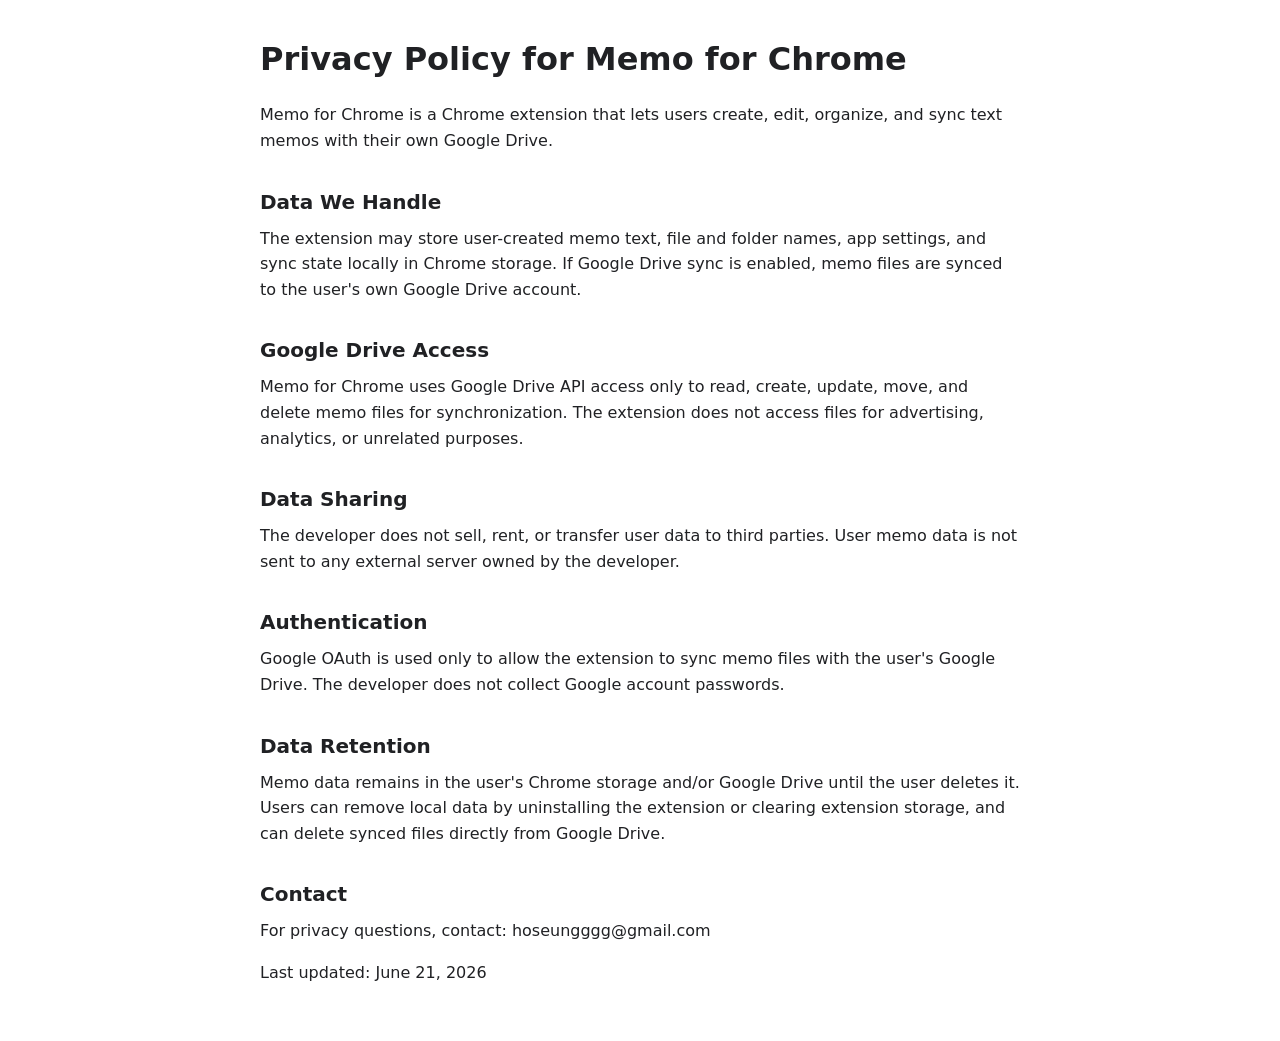
<file: index.html>
<!doctype html>
<html lang="en">
  <head>
    <meta charset="utf-8">
    <meta name="viewport" content="width=device-width, initial-scale=1">
    <meta http-equiv="refresh" content="0; url=privacy.html">
    <title>Memo for Chrome</title>
    <link rel="canonical" href="privacy.html">
    <style>
      body {
        margin: 0;
        min-height: 100vh;
        display: grid;
        place-items: center;
        font-family: system-ui, -apple-system, BlinkMacSystemFont, "Segoe UI", sans-serif;
        color: #202124;
        background: #ffffff;
      }

      a {
        color: #1a73e8;
      }
    </style>
  </head>
  <body>
    <main>
      <p><a href="privacy.html">Privacy Policy for Memo for Chrome</a></p>
    </main>
  </body>
</html>
</file>
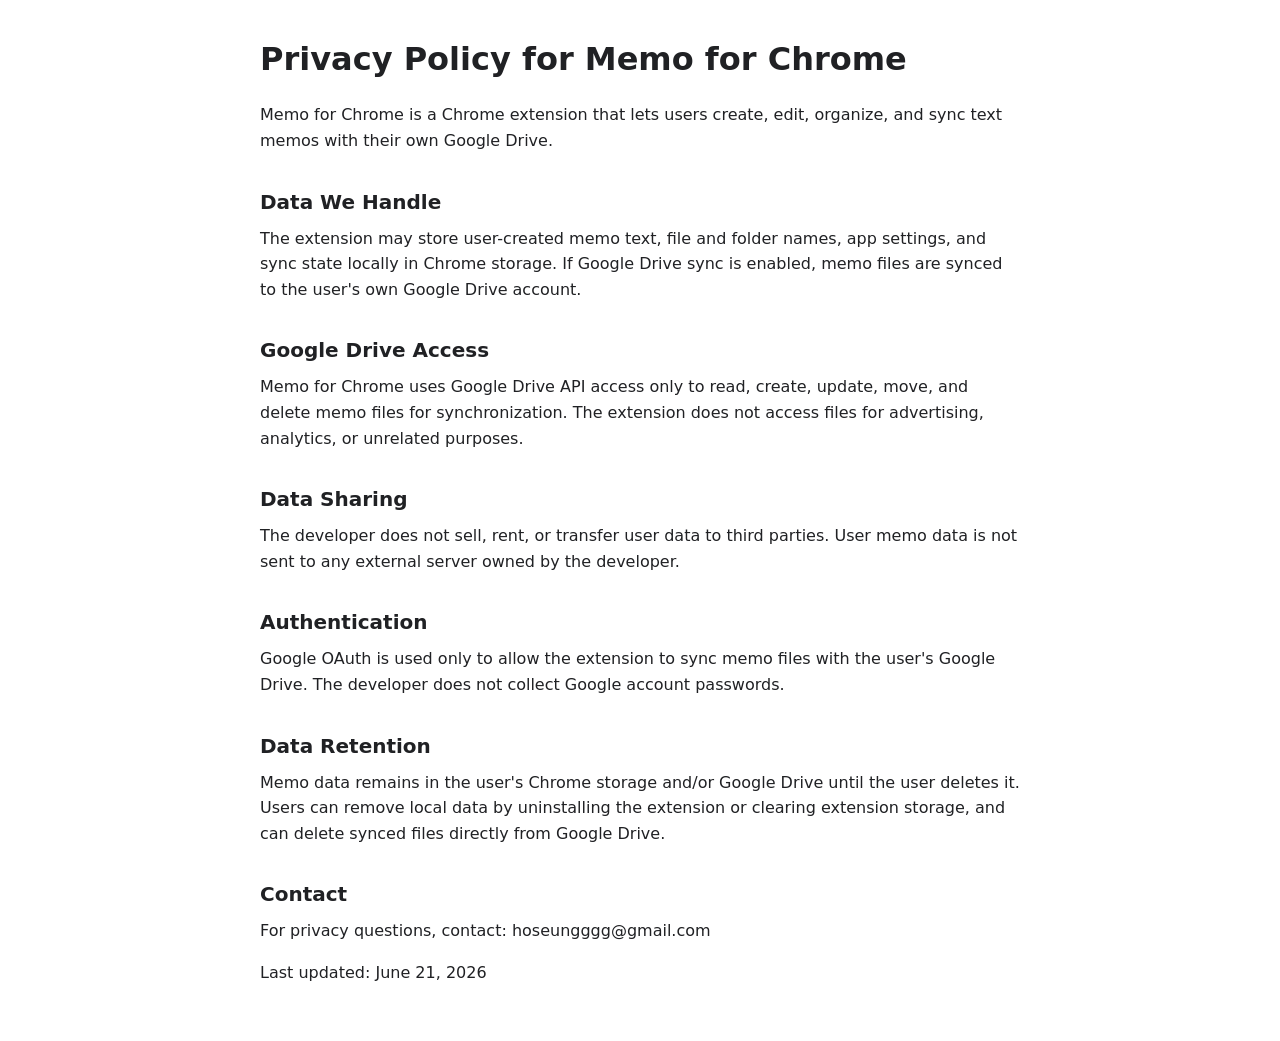
<file: privacy.html>
<!doctype html>
<html lang="en">
  <head>
    <meta charset="utf-8">
    <meta name="viewport" content="width=device-width, initial-scale=1">
    <title>Privacy Policy - Memo for Chrome</title>
    <style>
      :root {
        color: #202124;
        background: #ffffff;
        font-family: system-ui, -apple-system, BlinkMacSystemFont, "Segoe UI", sans-serif;
        line-height: 1.6;
      }

      body {
        margin: 0;
        padding: 40px 20px;
      }

      main {
        max-width: 760px;
        margin: 0 auto;
      }

      h1 {
        margin: 0 0 24px;
        font-size: 32px;
        line-height: 1.2;
      }

      h2 {
        margin: 32px 0 8px;
        font-size: 20px;
      }

      p {
        margin: 0 0 16px;
      }
    </style>
  </head>
  <body>
    <main>
      <h1>Privacy Policy for Memo for Chrome</h1>

      <p>Memo for Chrome is a Chrome extension that lets users create, edit, organize, and sync text memos with their own Google Drive.</p>

      <h2>Data We Handle</h2>
      <p>The extension may store user-created memo text, file and folder names, app settings, and sync state locally in Chrome storage. If Google Drive sync is enabled, memo files are synced to the user's own Google Drive account.</p>

      <h2>Google Drive Access</h2>
      <p>Memo for Chrome uses Google Drive API access only to read, create, update, move, and delete memo files for synchronization. The extension does not access files for advertising, analytics, or unrelated purposes.</p>

      <h2>Data Sharing</h2>
      <p>The developer does not sell, rent, or transfer user data to third parties. User memo data is not sent to any external server owned by the developer.</p>

      <h2>Authentication</h2>
      <p>Google OAuth is used only to allow the extension to sync memo files with the user's Google Drive. The developer does not collect Google account passwords.</p>

      <h2>Data Retention</h2>
      <p>Memo data remains in the user's Chrome storage and/or Google Drive until the user deletes it. Users can remove local data by uninstalling the extension or clearing extension storage, and can delete synced files directly from Google Drive.</p>

      <h2>Contact</h2>
      <p>For privacy questions, contact: hoseungggg@gmail.com</p>

      <p>Last updated: June 21, 2026</p>
    </main>
  </body>
</html>
</file>
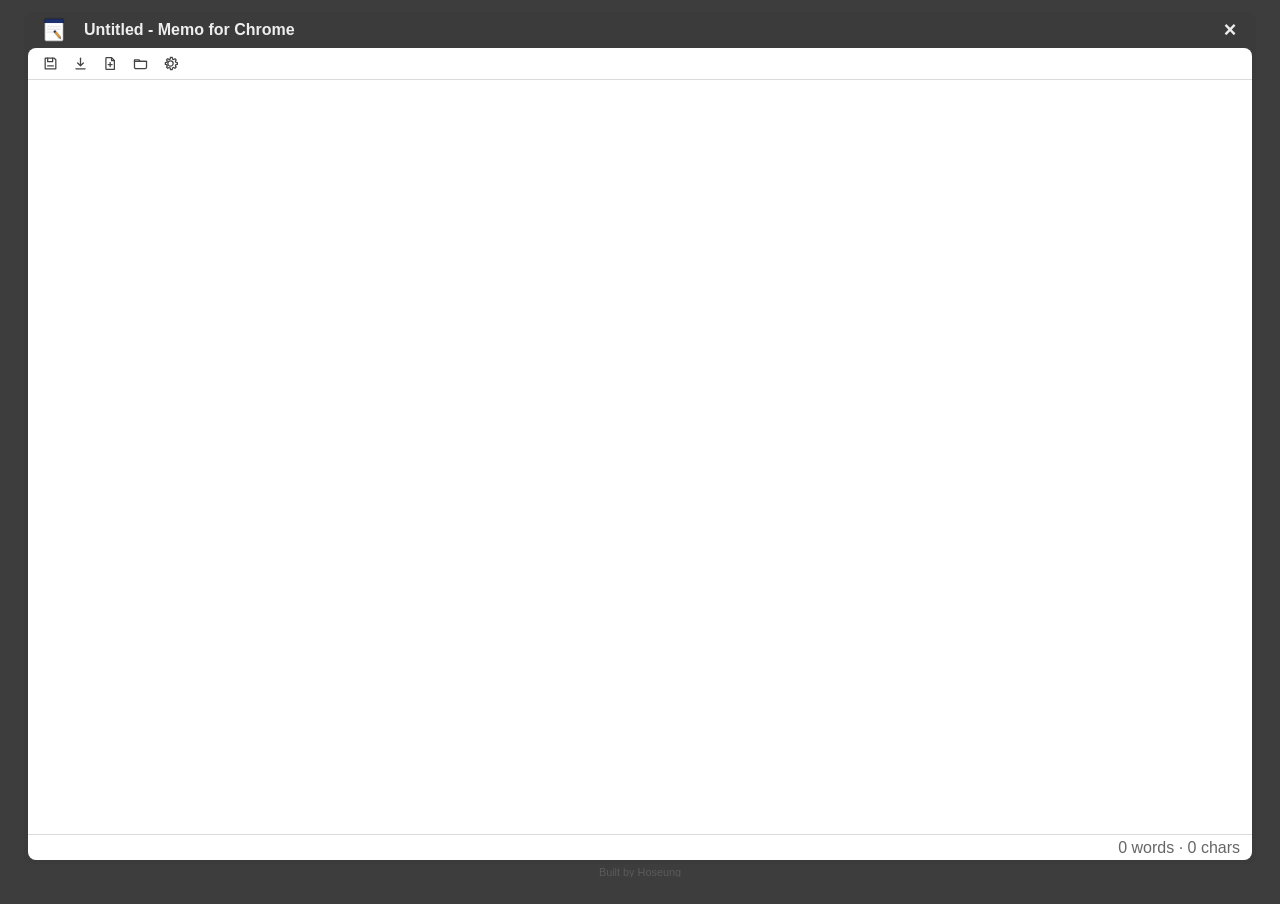
<file: extension/memo.html>
<!DOCTYPE html>
<html lang="en">
<head>
  <meta charset="UTF-8" />
  <meta name="viewport" content="width=device-width, initial-scale=1.0" />
  <title>Memo</title>
  <link rel="icon" type="image/png" sizes="16x16" href="icons/icon-16.png" />
  <link rel="icon" type="image/png" sizes="32x32" href="icons/icon-32.png" />
  <link rel="apple-touch-icon" href="icons/icon-128.png" />
  <link rel="stylesheet" href="css/memo.css" />
</head>
<body class="light">
  <!-- 전체 앱 창: Windows 메모장처럼 titlebar, menu bar, editor, statusbar로 나눈다. -->
  <main class="notepad-window" aria-label="Web memo notepad">
    <!-- titlebar: 아이콘, 현재 파일명, 파일명 직접 편집 input, 초기화 버튼 영역이다. -->
    <header class="titlebar">
      <div class="title-left">
        <img class="window-icon" src="logo.png" alt="" aria-hidden="true" />
        <button id="document-title" type="button">Memo for Chrome</button>
        <input id="document-title-input" class="document-title-input" type="text" hidden />
      </div>

      <div class="window-controls">
        <button id="clear-memo" type="button" aria-label="Clear memo" title="Clear memo">×</button>
      </div>
    </header>

    <!-- 상단 메뉴바: 파일 다운로드, 새 파일, 파일 트리, 설정을 연다. Drive 동기화는 앱 시작 후 자동 실행된다. -->
    <nav class="memo-banner" aria-label="Memo actions">
      <button id="save-file" type="button" aria-label="Save" title="Save">
        <svg viewBox="0 0 24 24" aria-hidden="true" focusable="false">
          <path d="M5 4.5h12.25L19.5 6.75V19.5h-15v-15Z"/>
          <path d="M8 4.5v5h7v-5"/>
          <path d="M8 15.5h8"/>
        </svg>
      </button>
      <div class="download-picker">
        <button id="download-file" type="button" aria-label="Download" title="Download" aria-expanded="false">
          <svg viewBox="0 0 24 24" aria-hidden="true" focusable="false">
            <path d="M12 4.5v10"/>
            <path d="M8 11.25 12 15.25 16 11.25"/>
            <path d="M5.5 19.5h13"/>
          </svg>
        </button>
        <div id="download-menu" class="download-menu" hidden>
          <button type="button" data-format="txt">TXT</button>
          <button type="button" data-format="md">MD</button>
        </div>
      </div>
      <button id="new-file" type="button" aria-label="New file" title="New file">
        <svg viewBox="0 0 24 24" aria-hidden="true" focusable="false">
          <path d="M6.5 3.75h7l4 4v12.5h-11a1 1 0 0 1-1-1V4.75a1 1 0 0 1 1-1Z"/>
          <path d="M13.5 3.95v4h3.8"/>
          <path d="M8.75 13.5h5.5"/>
          <path d="M11.5 10.75v5.5"/>
        </svg>
      </button>
      <button id="file-list" type="button" aria-label="Files" title="Files">
        <svg viewBox="0 0 24 24" aria-hidden="true" focusable="false">
          <path d="M3.5 6.75h6.15l1.85 2.15h9v8.35a2 2 0 0 1-2 2h-13a2 2 0 0 1-2-2V6.75Z"/>
          <path d="M3.5 9h17"/>
        </svg>
      </button>
      <button id="settings" type="button" aria-label="Settings" title="Settings">
        <svg viewBox="0 0 24 24" aria-hidden="true" focusable="false">
          <path d="M12 8.25a3.75 3.75 0 1 1 0 7.5 3.75 3.75 0 0 1 0-7.5Z"/>
          <path d="M4.75 13.25v-2.5l2.1-.45c.18-.55.4-1.08.68-1.56L6.35 6.95l1.77-1.77 1.8 1.18c.5-.27 1.02-.5 1.58-.65L11.95 3.5h2.5l.45 2.2c.56.16 1.08.38 1.58.66l1.8-1.18 1.77 1.77-1.18 1.79c.28.48.5 1.01.68 1.56l2.1.45v2.5l-2.1.45c-.18.55-.4 1.08-.68 1.56l1.18 1.79-1.77 1.77-1.8-1.18c-.5.28-1.02.5-1.58.66l-.45 2.2h-2.5l-.45-2.2a7.1 7.1 0 0 1-1.58-.66l-1.8 1.18-1.77-1.77 1.18-1.79a7.2 7.2 0 0 1-.68-1.56l-2.1-.45Z"/>
        </svg>
      </button>
    </nav>

    <!-- 설정 패널: Settings 버튼을 눌렀을 때만 열리는 테마/폰트 선택 UI다. -->
    <section id="settings-panel" class="settings-panel" aria-label="Settings panel" hidden>
      <div class="settings-row">
        <span id="theme-label">Theme</span>
        <div class="settings-actions segmented-control">
          <button id="setting-light" type="button">Light</button>
          <button id="setting-dark" type="button">Dark</button>
        </div>
      </div>
      <div class="settings-row">
        <span id="language-label">Language</span>
        <div class="settings-actions segmented-control">
          <button id="setting-english" type="button">English</button>
          <button id="setting-korean" type="button">한국어</button>
        </div>
      </div>
      <div class="settings-row">
        <span id="font-label">Font</span>
        <div class="font-picker">
          <button id="font-current" class="font-current" type="button" aria-expanded="false">
            <span>System</span>
            <small>가나다 ABC 123</small>
          </button>
          <div id="font-list" class="settings-actions font-list" hidden>
            <!-- 각 버튼의 data-font 값이 body[data-font]로 들어가고, CSS가 실제 폰트를 바꾼다. -->
            <button class="font-option font-system" type="button" data-font="system"><span>System</span><small>가나다 ABC 123</small></button>
            <button class="font-option font-dotum" type="button" data-font="dotum"><span>Dotum</span><small>가나다 ABC 123</small></button>
            <button class="font-option font-gulim" type="button" data-font="gulim"><span>Gulim</span><small>가나다 ABC 123</small></button>
            <button class="font-option font-batang" type="button" data-font="batang"><span>Batang</span><small>가나다 ABC 123</small></button>
            <button class="font-option font-suit" type="button" data-font="suit"><span>SUIT</span><small>가나다 ABC 123</small></button>
            <button class="font-option font-apple-gothic" type="button" data-font="apple-gothic"><span>Apple Gothic</span><small>가나다 ABC 123</small></button>
            <button class="font-option font-malgun" type="button" data-font="malgun"><span>Malgun Gothic</span><small>가나다 ABC 123</small></button>
            <button class="font-option font-noto-kr" type="button" data-font="noto-kr"><span>Noto Sans KR</span><small>가나다 ABC 123</small></button>
            <button class="font-option font-nanum" type="button" data-font="nanum"><span>Nanum Gothic</span><small>가나다 ABC 123</small></button>
            <button class="font-option font-spoqa" type="button" data-font="spoqa"><span>Spoqa Han Sans</span><small>가나다 ABC 123</small></button>
            <button class="font-option font-pretendard" type="button" data-font="pretendard"><span>Pretendard</span><small>가나다 ABC 123</small></button>
            <button class="font-option font-gothic-a1" type="button" data-font="gothic-a1"><span>Gothic A1</span><small>가나다 ABC 123</small></button>
            <button class="font-option font-serif-kr" type="button" data-font="serif-kr"><span>Korean Serif</span><small>가나다 ABC 123</small></button>
            <button class="font-option font-mono" type="button" data-font="mono"><span>Mono</span><small>가나다 ABC 123</small></button>
            <button class="font-option font-ui-mono" type="button" data-font="ui-mono"><span>UI Mono</span><small>가나다 ABC 123</small></button>
            <button class="font-option font-georgia" type="button" data-font="georgia"><span>Georgia</span><small>가나다 ABC 123</small></button>
            <button class="font-option font-arial" type="button" data-font="arial"><span>Arial</span><small>가나다 ABC 123</small></button>
            <button class="font-option font-verdana" type="button" data-font="verdana"><span>Verdana</span><small>가나다 ABC 123</small></button>
          </div>
        </div>
      </div>
    </section>

    <!-- 작업 영역: 왼쪽 파일 트리는 숨길 수 있고, 오른쪽 textarea가 실제 메모장 본문이다. -->
    <section class="memo-workspace" aria-label="Memo workspace">
      <aside id="file-panel" class="file-panel" aria-label="Files and folders" hidden>
        <div class="file-panel-header">
          <span>Files</span>
          <div class="file-panel-actions">
            <button id="tree-new-file" type="button" aria-label="New file" title="New file">
              <svg viewBox="0 0 24 24" aria-hidden="true" focusable="false">
                <path d="M6.5 3.75h7l4 4v12.5h-11a1 1 0 0 1-1-1V4.75a1 1 0 0 1 1-1Z"/>
                <path d="M13.5 3.95v4h3.8"/>
                <path d="M8.75 13.5h5.5"/>
                <path d="M11.5 10.75v5.5"/>
              </svg>
            </button>
            <button id="new-folder" type="button" aria-label="New folder" title="New folder">
              <svg viewBox="0 0 24 24" aria-hidden="true" focusable="false">
                <path d="M3.5 7h6l1.8 2h9.2v8.75a2 2 0 0 1-2 2h-13a2 2 0 0 1-2-2V7Z"/>
                <path d="M3.5 9h17"/>
                <path d="M12 12.25v5"/>
                <path d="M9.5 14.75h5"/>
              </svg>
            </button>
            <button id="delete-item" type="button" aria-label="Delete" title="Delete">
              <svg viewBox="0 0 24 24" aria-hidden="true" focusable="false">
                <path d="M5.5 7.25h13"/>
                <path d="M9 7.25V5.5h6v1.75"/>
                <path d="M7.25 9.25l.65 10.25a1.5 1.5 0 0 0 1.5 1.4h5.2a1.5 1.5 0 0 0 1.5-1.4l.65-10.25"/>
                <path d="M10.25 11.75v6"/>
                <path d="M13.75 11.75v6"/>
              </svg>
            </button>
          </div>
        </div>
        <div id="file-tree" class="file-tree"></div>
      </aside>

      <textarea id="memo-body" spellcheck="false" autofocus></textarea>
    </section>

    <!-- 파일/폴더 우클릭 메뉴: JS에서 위치와 대상 파일/폴더를 동적으로 제어한다. -->
    <div id="context-menu" class="context-menu" hidden>
      <button id="context-rename" type="button">Rename</button>
      <button id="context-delete" type="button">Delete</button>
    </div>

    <!-- 하단 상태바: Drive 상태와 글자/단어 수를 보여준다. -->
    <footer class="statusbar">
      <span id="drive-status"></span>
      <span id="memo-stats">0 words · 0 chars</span>
    </footer>
  </main>
  <div class="creditbar">
    <span id="file-path">Built by Hoseung</span>
  </div>

  <script type="module" src="js/app.js"></script>
</body>
</html>
</file>
<file: extension/css/memo.css>
/* 기본 페이지 여백과 앱 전체 폰트. 실제 메모 본문 폰트는 아래 body[data-font]에서 다시 바뀐다. */
body {
  margin: 0;
  min-height: 100vh;
  padding: clamp(6px, 1vw, 12px) clamp(10px, 2vw, 24px) clamp(10px, 2vw, 24px);
  font-family: -apple-system, BlinkMacSystemFont, "Apple SD Gothic Neo", "Malgun Gothic", "Segoe UI", sans-serif;
  transition: background-color 0.3s ease, color 0.3s ease;
}

/* 라이트 테마 색상 변수. 메모장 창/버튼/패널이 전부 이 변수들을 사용한다. */
body.light {
  background: #3d3d3d;
  color: #222222;
  --surface: #ffffff;
  --surface-soft: #fafafa;
  --chrome: #3b3b3b;
  --border: rgba(49, 51, 56, 0.18);
  --text: #222222;
  --chrome-text: #eeeeee;
  --muted: #666666;
  --button-hover: rgba(255, 255, 255, 0.12);
  --menu-hover: #eeeeef;
  --menu-active: #e7e7e8;
  --shadow: rgba(0, 0, 0, 0.16);
  --subtle-scroll: #4f555d;
  --icon-line: #444444;
}

/* 다크 테마 색상 변수. JS의 setTheme가 body class를 바꿔 적용한다. */
body.dark {
  background: #121212;
  color: #f5f5f5;
  --surface: #1b1b1b;
  --surface-soft: #1f1f1f;
  --chrome: #121212;
  --border: rgba(255, 255, 255, 0.12);
  --text: #f5f5f5;
  --chrome-text: #f5f5f5;
  --muted: #bbbbbb;
  --button-hover: rgba(255, 255, 255, 0.1);
  --menu-hover: #2a2a2a;
  --menu-active: #333333;
  --shadow: rgba(0, 0, 0, 0.4);
  --subtle-scroll: #d0d0d0;
  --icon-line: #d8d8d8;
}

/* 레이아웃 계산을 편하게 하기 위한 전역 box model 설정이다. */
* {
  box-sizing: border-box;
}

/* hidden 속성이 붙은 패널/메뉴는 화면에서 완전히 제거한다. */
[hidden] {
  display: none !important;
}

/* 브라우저별 스크롤바를 메모장 UI에 맞게 얇고 조용하게 맞춘다. */
* {
  scrollbar-width: thin;
  scrollbar-color: var(--muted) transparent;
}

*::-webkit-scrollbar {
  width: 10px;
  height: 10px;
}

*::-webkit-scrollbar-track {
  background: transparent;
}

*::-webkit-scrollbar-thumb {
  min-height: 32px;
  border: 3px solid transparent;
  border-radius: 999px;
  background-clip: padding-box;
  background-color: var(--muted);
}

*::-webkit-scrollbar-thumb:hover {
  background-color: var(--subtle-scroll, var(--muted));
}

/* 버튼과 textarea가 body의 현재 폰트를 자연스럽게 물려받게 한다. */
button,
textarea {
  font: inherit;
}

button {
  cursor: pointer;
}

/* 앱의 가장 바깥 창. grid rows는 titlebar/menu/editor/statusbar 순서다. */
.notepad-window {
  width: 100%;
  min-width: 280px;
  height: calc(100vh - clamp(34px, 4vw, 48px));
  height: calc(100dvh - clamp(34px, 4vw, 48px));
  display: grid;
  grid-template-rows: 36px 32px minmax(0, 1fr) 30px;
  position: relative;
  border-radius: 8px;
  background: var(--chrome);
  overflow: hidden;
}

/* Windows 메모장 느낌의 상단 titlebar 영역이다. */
.titlebar {
  min-width: 0;
  display: flex;
  align-items: center;
  justify-content: space-between;
  gap: 12px;
  padding: 0 12px 0 16px;
  color: var(--chrome-text);
  background: var(--chrome);
  font-size: 1rem;
  font-weight: 700;
}

/* titlebar 왼쪽: 아이콘과 현재 문서 제목을 한 줄로 배치한다. */
.title-left {
  min-width: 0;
  display: flex;
  align-items: center;
  gap: 10px;
}

/* titlebar 왼쪽의 앱 로고. 기능 버튼은 아니고 브랜드/창 아이콘 역할이다. */
.window-icon {
  width: 28px;
  height: 28px;
  display: inline-flex;
  align-items: center;
  justify-content: center;
  object-fit: contain;
  border-radius: 6px;
}

/* 현재 파일 제목 버튼. 클릭하면 JS가 input으로 바꿔 이름을 수정하게 한다. */
#document-title {
  min-width: 0;
  border: 0;
  border-radius: 3px;
  color: var(--chrome-text);
  background: transparent;
  font: inherit;
  font-weight: 700;
  text-align: left;
  overflow: hidden;
  text-overflow: ellipsis;
  white-space: nowrap;
}

#document-title:hover {
  background: var(--button-hover);
}

/* 파일 제목 편집 input. 평소에는 hidden이고 제목 클릭 시 잠깐 나타난다. */
.document-title-input {
  width: min(320px, 48vw);
  height: 26px;
  padding: 0 6px;
  border: 1px solid var(--border);
  border-radius: 3px;
  outline: 0;
  color: var(--text);
  background: var(--surface);
  font: inherit;
  font-weight: 700;
}

/* 오른쪽 창 컨트롤 자리. 지금은 메모 비우기 x 버튼만 둔다. */
.window-controls {
  flex: 0 0 auto;
  display: flex;
  align-items: center;
  gap: 4px;
}

.window-controls button {
  width: 28px;
  height: 28px;
  border: 0;
  border-radius: 4px;
  color: var(--chrome-text);
  background: transparent;
  font-size: 1.35rem;
  line-height: 1;
}

.window-controls button:hover {
  background: var(--button-hover);
}

/* titlebar 아래 메뉴바. Windows 앱의 File/Edit 메뉴 줄 같은 역할이다. */
.memo-banner {
  min-width: 0;
  display: flex;
  align-items: center;
  gap: 2px;
  margin: 0 4px;
  padding: 0 8px;
  border-radius: 8px 8px 0 0;
  border-bottom: 1px solid var(--border);
  color: var(--text);
  background: var(--surface);
}

.memo-banner button {
  width: 28px;
  height: 26px;
  display: inline-flex;
  align-items: center;
  justify-content: center;
  padding: 0;
  border: 0;
  border-radius: 3px;
  color: var(--text);
  background: transparent;
  line-height: 1;
}

.memo-banner button svg {
  width: 17px;
  height: 17px;
  display: block;
  fill: none;
  stroke: var(--icon-line);
  stroke-width: 1.8;
  stroke-linecap: round;
  stroke-linejoin: round;
}

.memo-banner button:hover {
  background: var(--menu-hover);
}

.memo-banner button.active {
  background: var(--menu-active);
}

/* Settings 버튼을 눌렀을 때 titlebar 아래에 떠 있는 설정 팝업이다. */
.settings-panel {
  position: absolute;
  top: 68px;
  left: 116px;
  z-index: 2;
  width: min(360px, calc(100% - 24px));
  padding: 8px;
  border: 1px solid var(--border);
  border-radius: 4px;
  background: var(--surface);
  color: var(--text);
  box-shadow: 0 12px 28px var(--shadow);
}

.settings-row {
  display: grid;
  grid-template-columns: 82px minmax(0, 1fr);
  align-items: center;
  gap: 10px;
  min-height: 38px;
  padding: 4px;
  color: var(--text);
  font-size: 0.88rem;
}

.settings-row > span {
  color: var(--muted);
  font-weight: 600;
  line-height: 1.2;
}

.settings-actions {
  display: flex;
  min-width: 0;
  gap: 3px;
}

.settings-actions button {
  min-width: 0;
  height: 28px;
  padding: 0 11px;
  border: 0;
  border-radius: 3px;
  color: var(--text);
  background: transparent;
  font-size: 0.86rem;
}

.settings-actions button:hover,
.settings-actions button.active {
  background: var(--menu-active);
}

.segmented-control {
  display: grid;
  grid-auto-flow: column;
  grid-auto-columns: minmax(0, 1fr);
  padding: 2px;
  border: 1px solid var(--border);
  border-radius: 4px;
  background: var(--surface-soft);
}

.segmented-control button {
  width: 100%;
  border-radius: 2px;
  white-space: nowrap;
}

.download-picker {
  position: relative;
  display: flex;
}

.download-menu {
  position: absolute;
  top: calc(100% + 4px);
  left: 0;
  z-index: 30;
  min-width: 82px;
  padding: 4px;
  border: 1px solid var(--border);
  border-radius: 4px;
  background: var(--surface);
  box-shadow: var(--shadow);
}

.download-menu button {
  width: 100%;
  height: 28px;
  padding: 0 10px;
  border: 0;
  border-radius: 3px;
  color: var(--text);
  background: transparent;
  text-align: left;
  font-size: 0.84rem;
}

.download-menu button:hover {
  background: var(--menu-active);
}

/* 폰트 선택 UI. 현재 폰트 버튼을 누르면 아래 font-list가 dropdown처럼 열린다. */
.font-picker {
  position: relative;
  min-width: 0;
}

.font-current {
  width: 100%;
  height: 32px;
  display: flex;
  align-items: center;
  justify-content: space-between;
  gap: 8px;
  padding: 0 30px 0 10px !important;
  border: 1px solid var(--border) !important;
  border-radius: 4px;
  color: var(--text);
  background: var(--surface-soft);
  text-align: left;
}

.font-current::after {
  content: "⌄";
  position: absolute;
  right: 10px;
  color: var(--muted);
  font-size: 0.86rem;
}

.font-current span {
  min-width: 0;
  overflow: hidden;
  text-overflow: ellipsis;
  white-space: nowrap;
}

.font-current small {
  display: none;
}

.font-list {
  position: absolute;
  top: calc(100% + 4px);
  left: 0;
  right: 0;
  z-index: 3;
  max-height: 220px;
  overflow-y: auto;
  display: grid;
  gap: 0;
  padding: 2px;
  border: 1px solid var(--border);
  border-radius: 4px;
  background: var(--surface);
  box-shadow: 0 8px 16px var(--shadow);
}

.font-list button {
  height: auto;
  min-height: 36px;
  display: grid;
  grid-template-columns: 16px minmax(0, 1fr);
  grid-template-rows: auto auto;
  column-gap: 7px;
  align-content: center;
  justify-items: start;
  padding: 4px 7px;
  text-align: left;
}

.font-list button::before {
  content: "";
  grid-row: 1 / span 2;
  width: 12px;
  color: var(--muted);
  text-align: center;
}

.font-list button.active::before {
  content: "✓";
}

.font-list button span,
.font-list button small {
  grid-column: 2;
  min-width: 0;
  max-width: 100%;
  overflow: hidden;
  text-overflow: ellipsis;
  white-space: nowrap;
}

.font-list button small {
  color: var(--muted);
  font-size: 0.72rem;
}

/* 실제 메모장 영역. 파일 패널이 열리면 왼쪽에 붙고 닫히면 textarea가 전체 폭을 쓴다. */
.memo-workspace {
  min-width: 0;
  min-height: 0;
  width: calc(100% - 8px);
  height: 100%;
  margin: 0 4px;
  display: grid;
  grid-template-columns: auto minmax(0, 1fr);
  background: var(--surface);
}

/* 파일 패널을 숨겼을 때 textarea가 grid 전체 칸을 차지하게 만든다. */
.file-panel[hidden] + #memo-body {
  grid-column: 1 / -1;
}

/* 왼쪽 파일/폴더 트리 패널이다. */
.file-panel {
  width: 240px;
  min-height: 0;
  border-right: 1px solid var(--border);
  background: var(--surface-soft);
  overflow: hidden;
}

/* 파일 패널 상단: Files 제목과 압축된 파일/폴더 액션이 들어간다. */
.file-panel-header {
  height: 34px;
  display: flex;
  align-items: center;
  justify-content: space-between;
  gap: 10px;
  padding: 0 8px;
  border-bottom: 1px solid var(--border);
  color: var(--muted);
  font-size: 0.86rem;
  font-weight: 700;
}

.file-panel-actions {
  display: flex;
  align-items: center;
  gap: 3px;
}

/* tree-item은 폴더와 파일 행이 공유하는 기본 버튼 스타일이다. */
.file-panel-header button,
.tree-item {
  border: 0;
  border-radius: 3px;
  color: var(--text);
  background: transparent;
}

.file-panel-header button {
  width: 24px;
  height: 24px;
  display: inline-flex;
  align-items: center;
  justify-content: center;
  padding: 0;
  font-size: 0.9rem;
  line-height: 1;
}

.file-panel-header button svg {
  width: 17px;
  height: 17px;
  display: block;
  fill: none;
  stroke: var(--icon-line);
  stroke-width: 1.8;
  stroke-linecap: round;
  stroke-linejoin: round;
}

.file-panel-header button:hover,
.tree-item:hover,
.tree-item.active {
  background: var(--menu-active);
}

/* 드래그 중/드롭 가능 상태를 시각적으로 보여준다. */
.tree-item.dragging {
  opacity: 0.55;
}

.tree-folder.drop-target {
  background: var(--menu-hover);
  outline: 1px solid var(--muted);
}

/* 파일/폴더 목록 스크롤 영역이다. */
.file-tree {
  height: calc(100% - 34px);
  overflow-y: auto;
  padding: 6px;
}

.tree-group {
  margin-bottom: 4px;
}

/* 폴더/파일 한 줄. --depth 값으로 들여쓰기 깊이를 조절한다. */
.tree-item {
  width: 100%;
  min-height: 32px;
  display: flex;
  align-items: center;
  gap: 4px;
  padding: 5px 7px 5px calc(5px + var(--depth, 0) * 16px);
  position: relative;
  text-align: left;
  font-size: 0.86rem;
}

.tree-item span:last-child {
  min-width: 0;
  overflow: hidden;
  text-overflow: ellipsis;
  white-space: nowrap;
}

/* 폴더 접기/펼치기 화살표 자리다. 빈 폴더도 토글이 보이게 JS에서 항상 만든다. */
.tree-toggle {
  width: 24px;
  min-height: 24px;
  flex: 0 0 24px;
  display: inline-flex;
  align-items: center;
  justify-content: center;
  color: var(--muted);
}

/* 파일 행은 아이콘이 없으므로 폴더 토글 자리만큼 spacer를 둬서 정렬을 맞춘다. */
.tree-spacer {
  width: 24px;
  flex: 0 0 24px;
}

/* 폴더 아이콘 SVG가 들어가는 고정 폭 자리다. */
.tree-icon {
  width: 18px;
  flex: 0 0 18px;
  display: inline-flex;
  align-items: center;
  justify-content: center;
}

/* 파일/폴더 선형 아이콘. stroke 색은 테마 변수로 바뀐다. */
.tree-icon svg {
  width: 18px;
  height: 18px;
  display: block;
  fill: none;
  stroke: var(--icon-line);
  stroke-width: 1.8;
  stroke-linecap: round;
  stroke-linejoin: round;
}

.file-icon svg {
  opacity: 0.92;
}

.tree-folder {
  color: var(--muted);
  font-weight: 700;
}

.tree-file {
  color: var(--text);
}

/* 파일/폴더 rename 모드에서 tree-item 대신 들어가는 input이다. */
.tree-input {
  width: calc(100% - 14px);
  min-height: 28px;
  margin: 2px 7px 2px 0;
  padding: 3px 6px;
  border: 1px solid var(--border);
  border-radius: 3px;
  outline: 0;
  color: var(--text);
  background: var(--surface);
  font: inherit;
  font-size: 0.86rem;
}

.tree-input:focus {
  border-color: var(--muted);
}

/* 우클릭했을 때 뜨는 Rename/Delete 메뉴다. 위치는 JS에서 마우스 좌표로 잡는다. */
.context-menu {
  position: absolute;
  z-index: 5;
  min-width: 128px;
  padding: 3px;
  border: 1px solid var(--border);
  background: var(--surface);
  box-shadow: 0 8px 18px var(--shadow);
}

.context-menu button {
  width: 100%;
  height: 28px;
  display: block;
  padding: 0 10px;
  border: 0;
  border-radius: 3px;
  color: var(--text);
  background: transparent;
  text-align: left;
  font-size: 0.86rem;
}

.context-menu button:hover {
  background: var(--menu-active);
}

/* 실제 글을 쓰는 메모장 textarea. pre-wrap으로 Windows 메모장처럼 자동 줄바꿈한다. */
#memo-body {
  width: 100%;
  min-width: 0;
  height: 100%;
  min-height: 0;
  display: block;
  padding: 16px 12px;
  border: 0;
  border-radius: 0px 0px 0 0;
  outline: 0;
  resize: none;
  color: var(--text);
  background: var(--surface);
  font-family: "SUIT", -apple-system, sans-serif;
  font-size: 1.18rem;
  font-weight: 400;
  line-height: 1.45;
  letter-spacing: 0;
  overflow: auto;
  white-space: pre-wrap;
  overflow-wrap: break-word;
}

/* body[data-font] 값에 따라 textarea의 실제 글꼴을 바꾼다. */
body[data-font="system"] #memo-body {
  font-family: -apple-system, BlinkMacSystemFont, "Apple SD Gothic Neo", "Malgun Gothic", "Segoe UI", sans-serif;
}

body[data-font="suit"] #memo-body {
  font-family: "SUIT", -apple-system, sans-serif;
}

body[data-font="dotum"] #memo-body {
  font-family: Dotum, "돋움", sans-serif;
}

body[data-font="gulim"] #memo-body {
  font-family: Gulim, "굴림", sans-serif;
}

body[data-font="batang"] #memo-body {
  font-family: Batang, "바탕", serif;
}

body[data-font="apple-gothic"] #memo-body {
  font-family: "Apple SD Gothic Neo", "Apple Gothic", -apple-system, sans-serif;
}

body[data-font="malgun"] #memo-body {
  font-family: "Malgun Gothic", "맑은 고딕", "Segoe UI", sans-serif;
}

body[data-font="noto-kr"] #memo-body {
  font-family: "Noto Sans KR", "Noto Sans CJK KR", sans-serif;
}

body[data-font="nanum"] #memo-body {
  font-family: "Nanum Gothic", "나눔고딕", sans-serif;
}

body[data-font="spoqa"] #memo-body {
  font-family: "Spoqa Han Sans Neo", "Spoqa Han Sans", sans-serif;
}

body[data-font="pretendard"] #memo-body {
  font-family: "Pretendard", "Apple SD Gothic Neo", "Malgun Gothic", sans-serif;
}

body[data-font="gothic-a1"] #memo-body {
  font-family: "Gothic A1", "Apple SD Gothic Neo", "Malgun Gothic", sans-serif;
}

body[data-font="serif-kr"] #memo-body {
  font-family: "Noto Serif KR", "Nanum Myeongjo", "AppleMyungjo", serif;
}

body[data-font="mono"] #memo-body {
  font-family: Consolas, "Courier New", monospace;
}

body[data-font="ui-mono"] #memo-body {
  font-family: ui-monospace, SFMono-Regular, Menlo, Monaco, Consolas, monospace;
}

body[data-font="georgia"] #memo-body {
  font-family: Georgia, "Times New Roman", serif;
}

body[data-font="arial"] #memo-body {
  font-family: Arial, Helvetica, sans-serif;
}

body[data-font="verdana"] #memo-body {
  font-family: Verdana, Geneva, sans-serif;
}

/* 폰트 드롭다운 안의 각 옵션 미리보기에도 실제 폰트 느낌을 보여준다. */
.font-system {
  font-family: -apple-system, BlinkMacSystemFont, "Apple SD Gothic Neo", "Malgun Gothic", "Segoe UI", sans-serif;
}

.font-suit {
  font-family: "SUIT", -apple-system, sans-serif;
}

.font-dotum {
  font-family: Dotum, "돋움", sans-serif;
}

.font-gulim {
  font-family: Gulim, "굴림", sans-serif;
}

.font-batang {
  font-family: Batang, "바탕", serif;
}

.font-apple-gothic {
  font-family: "Apple SD Gothic Neo", "Apple Gothic", -apple-system, sans-serif;
}

.font-malgun {
  font-family: "Malgun Gothic", "맑은 고딕", "Segoe UI", sans-serif;
}

.font-noto-kr {
  font-family: "Noto Sans KR", "Noto Sans CJK KR", sans-serif;
}

.font-nanum {
  font-family: "Nanum Gothic", "나눔고딕", sans-serif;
}

.font-spoqa {
  font-family: "Spoqa Han Sans Neo", "Spoqa Han Sans", sans-serif;
}

.font-pretendard {
  font-family: "Pretendard", "Apple SD Gothic Neo", "Malgun Gothic", sans-serif;
}

.font-gothic-a1 {
  font-family: "Gothic A1", "Apple SD Gothic Neo", "Malgun Gothic", sans-serif;
}

.font-serif-kr {
  font-family: "Noto Serif KR", "Nanum Myeongjo", "AppleMyungjo", serif;
}

.font-mono {
  font-family: Consolas, "Courier New", monospace;
}

.font-ui-mono {
  font-family: ui-monospace, SFMono-Regular, Menlo, Monaco, Consolas, monospace;
}

.font-georgia {
  font-family: Georgia, "Times New Roman", serif;
}

.font-arial {
  font-family: Arial, Helvetica, sans-serif;
}

.font-verdana {
  font-family: Verdana, Geneva, sans-serif;
}

/* 하단 상태바. Drive 상태는 숨기고 오른쪽 통계만 보여준다. */
.statusbar {
  min-width: 0;
  display: flex;
  align-items: center;
  justify-content: flex-end;
  gap: 12px;
  margin: 0 4px 4px;
  padding: 0 12px;
  border-top: 1px solid var(--border);
  border-radius: 0 0 8px 8px;
  color: var(--muted);
  background: var(--surface);
  font-size: 1rem;
  font-weight: 400;
}

/* 상태바 텍스트가 좁은 화면에서 삐져나오지 않게 줄임표 처리한다. */
.statusbar span {
  min-width: 0;
  overflow: hidden;
  text-overflow: ellipsis;
  white-space: nowrap;
}

#drive-status {
  display: none;
}

#drive-status.is-action {
  cursor: pointer;
  color: var(--accent);
}

#memo-stats {
  flex: 0 1 auto;
  margin-left: auto;
  text-align: right;
}

.creditbar {
  min-width: 0;
  display: flex;
  align-items: center;
  justify-content: center;
  height: 16px;
  padding: 0 8px;
  color: color-mix(in srgb, var(--muted) 72%, transparent);
  background: transparent;
  font-size: 0.68rem;
  line-height: 1;
}

.creditbar span {
  min-width: 0;
  overflow: hidden;
  text-overflow: ellipsis;
  white-space: nowrap;
}

/* 작은 창/화면 분할 환경에서 여백, 파일 패널 폭, 글자 크기를 줄인다. */
@media (max-width: 620px) {
  body {
    padding: 4px 8px 8px;
  }

  .notepad-window {
    height: calc(100vh - 26px);
    height: calc(100dvh - 26px);
  }

  .titlebar {
    gap: 8px;
    padding: 0 8px 0 10px;
    font-size: 0.92rem;
  }

  .title-left {
    gap: 8px;
  }

  #memo-body {
    width: 100%;
    margin: 0;
    padding: 12px 10px;
    border-radius: 7px 7px 0 0;
    font-size: 1.05rem;
  }

  .memo-workspace {
    width: calc(100% - 6px);
    margin: 0 3px;
  }

  .file-panel {
    width: min(220px, 54vw);
  }

  .memo-banner button {
    height: 24px;
    padding: 0 7px;
    font-size: 0.8rem;
  }

  .settings-panel {
    top: 66px;
    left: 11px;
    width: calc(100% - 22px);
  }

  .settings-row {
    grid-template-columns: 74px minmax(0, 1fr);
    gap: 8px;
  }

  .font-list {
    grid-template-columns: 1fr;
    max-height: 180px;
  }

  .statusbar {
    margin: 0 3px 3px;
    padding: 0 10px;
    border-radius: 0 0 7px 7px;
    font-size: 0.88rem;
  }

  .creditbar {
    padding: 0 8px;
  }
}

/* 아주 좁은 화면에서는 titlebar 공간 확보를 위해 아이콘을 숨긴다. */
@media (max-width: 360px) {
  .window-icon {
    display: none;
  }

  .titlebar {
    font-size: 0.86rem;
  }

  .window-controls button {
    width: 24px;
  }
}
</file>
